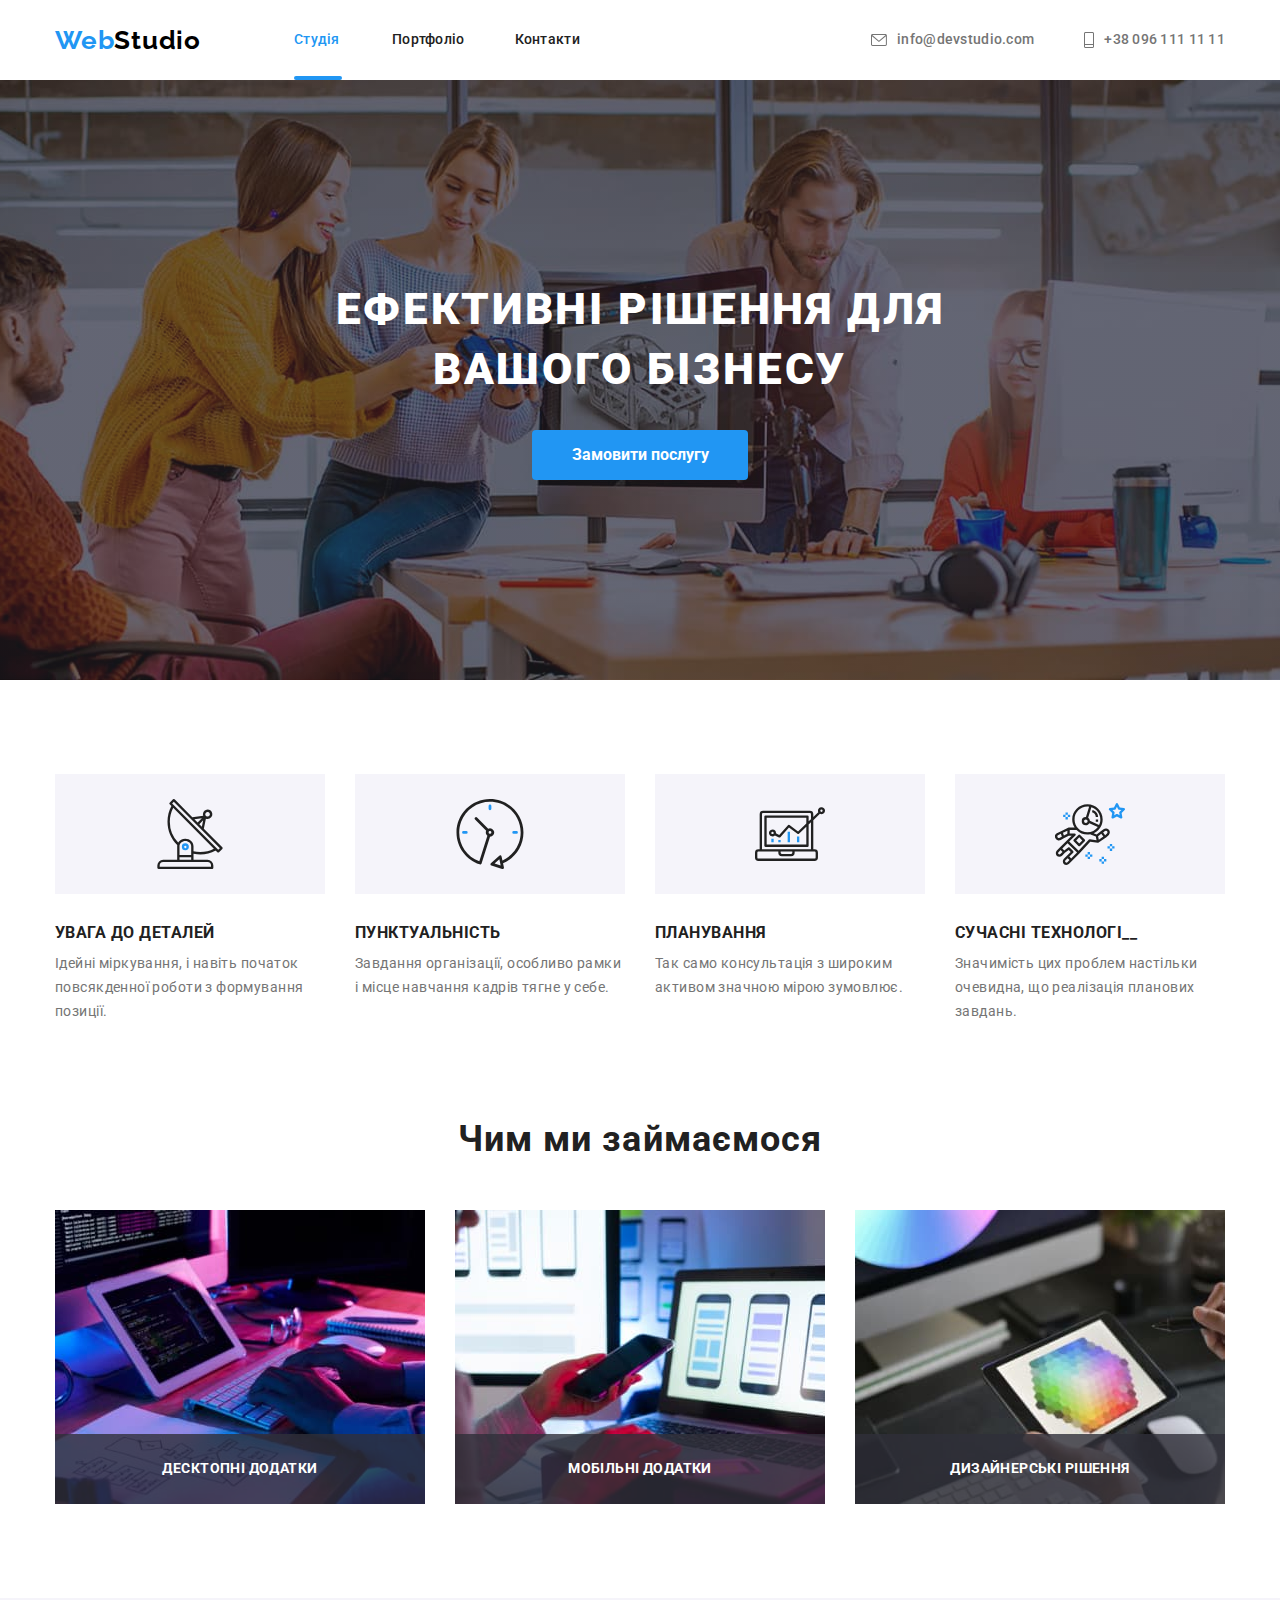
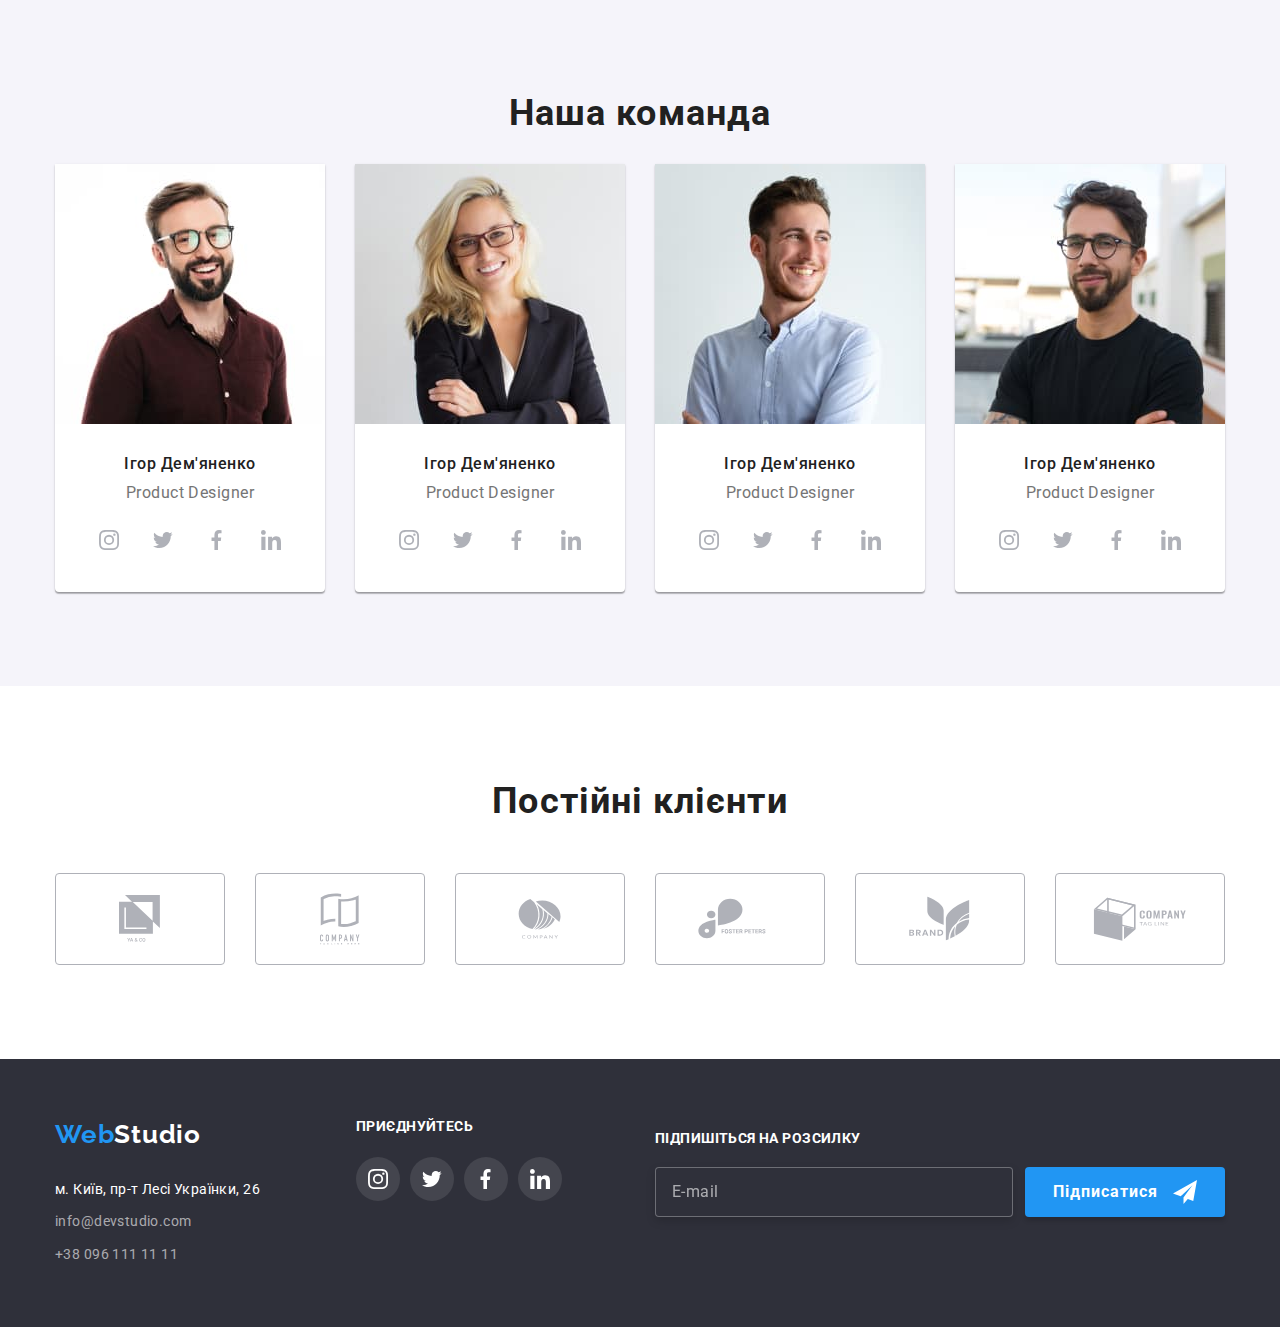
<file: index.html>
<!DOCTYPE html>
<html lang="en">
  <head>
    <meta charset="UTF-8" />
    <meta http-equiv="X-UA-Compatible" content="IE=edge" />
    <meta name="viewport" content="width=device-width, initial-scale=1.0" />
    <title>Document</title>
    <link
      href="https://fonts.googleapis.com/css2?family=Raleway:wght@700&family=Roboto:wght@400;500;700;900&display=swap"
      rel="stylesheet"
    />
    <link
      rel="stylesheet"
      href="https://cdnjs.cloudflare.com/ajax/libs/modern-normalize/1.1.0/modern-normalize.min.css"
    />
    <link rel="stylesheet" href="./css/main.min.css" />
  </head>
  <body>
    <header class="header">
      <div class="container container--div-header">
        <nav class="header__nav">
          <a class="header__logo" href="./index.html"
            ><span class="header__web">Web</span>Studio</a
          >
          <ul class="site-nav">
            <li class="site-nav__item">
              <a
                class="site-nav__link site-nav__link--current"
                href="./index.html"
                >Студія</a
              >
            </li>
            <li class="site-nav__item">
              <a class="site-nav__link" href="./portfolio.html">Портфоліо</a>
            </li>
            <li class="site-nav__item">
              <a class="site-nav__link" href="">Контакти</a>
            </li>
          </ul>
        </nav>
        <ul class="auth-nav">
          <li class="auth-nav__item">
            <a class="auth-nav__link" href="mailto:info@devstudio.com">
              <svg class="auth-nav__icon" width="16" height="12">
                <use href="./images/sprite.svg#icon-envelope"></use>
              </svg>
              info@devstudio.com</a
            >
          </li>
          <li class="auth-nav__item">
            <a class="auth-nav__link auth-hover-two" href="tel:+380961111111">
              <svg class="auth-nav__icon" width="10" height="16">
                <use href="./images/sprite.svg#icon-vector"></use>
              </svg>
              +38 096 111 11 11</a
            >
          </li>
        </ul>
        <button type="button" class="menu-open" data-menu-open>
          <svg width="40" height="40">
            <use href="./images/symbol-defs.svg#icon-menu-icon"></use>
          </svg>
        </button>
      </div>
      <div class="mob-menu is-hidden" data-menu>
        <div class="mob-menu__container">
          <div class="mob-menu-top">
            <button type="button" class="menu-close" data-menu-close>
              <svg width="40" height="40">
                <use href="./images/symbol-defs.svg#icon-menu-close"></use>
              </svg>
            </button>
            <ul class="mob-menu__list">
              <li class="mob-menu__item">
                <a
                  class="mob-menu__link site-nav__link--current"
                  href="./index.html"
                  >Студія</a
                >
              </li>
              <li class="mob-menu__item">
                <a class="mob-menu__link" href="./portfolio.html">Портфоліо</a>
              </li>
              <li class="mob-menu__item">
                <a class="mob-menu__link" href="">Контакти</a>
              </li>
            </ul>
          </div>
          <div class="mob-menu-open">
            <ul class="mob-connect">
              
              <li class="mob-connect__item">
                <a
                  class="mob-connect__link auth-hover-two"
                  href="tel:+380961111111"
                >
                  +38 096 111 11 11</a
                >
              </li>
              <li class="mob-connect__item">
                <a class="mob-connect__link--email" href="mailto:info@devstudio.com">
                  info@devstudio.com</a
                >
              </li>
            </ul>
            <ul class="mob-soc">
              <li class="mob-soc__item mob-soc__item--instagram">
                <a
                  class="mob-soc__link"
                  href=""
                  target="_blank"
                  rel="noopener noreferrer nofollow"
                  >Instagram</a
                >
              </li>
              <li class="mob-soc__item mob-soc__item--twitter">
                <a
                  class="mob-soc__link"
                  href=""
                  target="_blank"
                  rel="noopener noreferrer nofollow"
                  >Twitter</a
                >
              </li>
              <li class="mob-soc__item mob-soc__item--facebook">
                <a
                  class="mob-soc__link"
                  href=""
                  target="_blank"
                  rel="noopener noreferrer nofollow"
                  >Facebook</a
                >
              </li>
              <li class="mob-soc__item">
                <a
                  class="mob-soc__link"
                  href=""
                  target="_blank"
                  rel="noopener noreferrer nofollow"
                  >LinkedIn</a
                >
              </li>
            </ul>
          </div>
        </div>
      </div>
    </header>

    <main>
      <section class="service">
        <div class="container">
          <h1 class="service__title">
            Ефективні рішення для <br />вашого бізнесу
          </h1>
          <button class="service__button" type="button" data-modal-open>
            Замовити послугу
          </button>
          <div class="backdrop is-hidden" data-modal>
            <div class="modal">
              <button class="modal__button" data-modal-close>
                <svg class="modal__svg" width="11" height="11">
                  <use href="./images/symbol-defs.svg#icon-end"></use>
                </svg>
              </button>
              <b class="form__title">Залиште свої дані, ми вам передзвонимо</b>
              <form class="form">
                <div class="form__field">
                  <label class="form__label" for="name">Ім'я</label>
                  <input
                    class="form__input"
                    type="text"
                    name="name"
                    id="name"
                  />
                  <svg class="form__icon" width="12" height="12">
                    <use href="./images/symbol-defs.svg#icon-name"></use>
                  </svg>
                </div>

                <div class="form__field">
                  <label class="form__label" for="tel">Телефон</label>
                  <input class="form__input" type="tel" name="tel" id="tel" />
                  <svg class="form__icon" width="13" height="13">
                    <use href="./images/symbol-defs.svg#icon-tel"></use>
                  </svg>
                </div>

                <div class="form__field">
                  <label class="form__label" for="email">Пошта</label>
                  <input
                    class="form__input"
                    type="email"
                    name="email"
                    id="email"
                  />
                  <svg class="form__icon" width="15" height="12">
                    <use href="./images/symbol-defs.svg#icon-email"></use>
                  </svg>
                </div>

                <div class="form__field form-field--margin">
                  <label class="form__label" for="comment">Коментар</label>
                  <textarea
                    class="form__comment"
                    name="comment"
                    id="comment"
                    rows="10"
                    placeholder="Введіть текст"
                  ></textarea>
                </div>

                <div class="form__agree">
                  <div class="form__checkbox">
                    <label class="form__text">
                      <input class="form__accept" type="checkbox" name="conf" />
                      <span class="form__span"></span>
                      Погоджуюся з розсилкою та приймаю
                    </label>
                  </div>
                  <a class="form__link" href="">Умови договору</a>
                </div>

                <button class="form__button" type="submit">Відправити</button>
              </form>
            </div>
          </div>
        </div>
      </section>

      <section class="benefits">
        <div class="container">
          <h2 class="benefits__title" hidden>Заголовок</h2>
          <ul class="benefits__list">
            <li class="benefits__item">
              <div class="benefits__box">
                <svg width="70" height="70">
                  <use href="./images/sprite.svg#icon-antenna-1"></use>
                </svg>
              </div>
              <h3 class="benefits__subject">Увага до деталей</h3>
              <p class="benefits__text">
                Ідейні міркування, і навіть початок повсякденної роботи з
                формування позиції.
              </p>
            </li>
            <li class="benefits__item">
              <div class="benefits__box">
                <svg width="70" height="70">
                  <use href="./images/sprite.svg#icon-clock-1"></use>
                </svg>
              </div>
              <h3 class="benefits__subject">Пунктуальність</h3>
              <p class="benefits__text">
                Завдання організації, особливо рамки і місце навчання кадрів
                тягне у себе.
              </p>
            </li>
            <li class="benefits__item">
              <div class="benefits__box">
                <svg width="70" height="70">
                  <use href="./images/sprite.svg#icon-diagram-1"></use>
                </svg>
              </div>
              <h3 class="benefits__subject">Планування</h3>
              <p class="benefits__text">
                Так само консультація з широким активом значною мірою зумовлює.
              </p>
            </li>
            <li class="benefits__item">
              <div class="benefits__box">
                <svg width="70" height="70">
                  <use href="./images/sprite.svg#icon-astronaut-1"></use>
                </svg>
              </div>
              <h3 class="benefits__subject">Сучасні технологі__</h3>
              <p class="benefits__text">
                Значимість цих проблем настільки очевидна, що реалізація
                планових завдань.
              </p>
            </li>
          </ul>
        </div>
      </section>

      <section class="activity">
        <div class="container">
          <h2 class="activity__title">Чим ми займаємося</h2>
          <ul class="activity__list">
            <li class="activity__item">
              <img
                src="./images/img-1.jpg"
                alt="Клавіатура"
                width="370"
                height="294"
              />
              <p class="activity__text">Десктопні додатки</p>
            </li>
            <li class="activity__item">
              <img
                src="./images/img-2.jpg"
                alt="Телефон"
                width="370"
                height="294"
              />
              <p class="activity__text">Мобільні додатки</p>
            </li>
            <li class="activity__item">
              <img
                src="./images/img-3.jpg"
                alt="Планшет"
                width="370"
                height="294"
              />
              <p class="activity__text">Дизайнерські рішення</p>
            </li>
          </ul>
        </div>
      </section>

      <section class="team">
        <div class="container">
          <h2 class="team__title">Наша команда</h2>
          <ul class="team__list">
            <li class="team__item">
              <picture>
                <source
                  srcset="
                    ./images/img-person-1-desktop.jpg    1x,
                    ./images/img-person-1-desktop-2x.jpg 2x
                  "
                  media="(min-width: 1200px)"
                />
                <source
                  srcset="
                    ./images/img-person-1-tablet.jpg    1x,
                    ./images/img-person-1-tablet-2x.jpg 2x
                  "
                  media="(min-width: 768px)"
                />
                <source
                  srcset="
                    ./images/img-person-1-mobile.jpg    1x,
                    ./images/img-person-1-mobile-2x.jpg 2x
                  "
                  media="(max-width: 767px)"
                />
                <img
                  class="team__img"
                  src="./images/img-person-1-mobile.jpg"
                  alt="Ігор Дем'яненко"
                  width="450"
                  height="260"
                />
              </picture>
              <div class="team__box">
                <h3 class="team__name">Ігор Дем'яненко</h3>
                <p class="team__professional">Product Designer</p>
                <ul class="team__network">
                  <li class="network__item">
                    <a class="network__link" href="">
                      <svg class="network__logo" width="20" height="20">
                        <use href="./images/sprite.svg#icon-instagram"></use>
                      </svg>
                    </a>
                  </li>
                  <li class="network__item">
                    <a class="network__link" href="">
                      <svg class="network__logo" width="20" height="20">
                        <use href="./images/sprite.svg#icon-twitter"></use>
                      </svg>
                    </a>
                  </li>
                  <li class="network__item">
                    <a class="network__link" href="">
                      <svg class="network__logo" width="20" height="20">
                        <use href="./images/sprite.svg#icon-facebook"></use>
                      </svg>
                    </a>
                  </li>
                  <li class="network__item">
                    <a class="network__link" href="">
                      <svg class="network__logo" width="20" height="20">
                        <use href="./images/sprite.svg#icon-linkedin"></use>
                      </svg>
                    </a>
                  </li>
                </ul>
              </div>
            </li>
            <li class="team__item">
              <picture>
                <source
                  srcset="
                    ./images/img-person-2-desktop.jpg    1x,
                    ./images/img-person-2-desktop-2x.jpg 2x
                  "
                  media="(min-width: 1200px)"
                />
                <source
                  srcset="
                    ./images/img-person-2-tablet.jpg    1x,
                    ./images/img-person-2-tablet-2x.jpg 2x
                  "
                  media="(min-width: 768px)"
                />
                <source
                  srcset="
                    ./images/img-person-2-mobile.jpg    1x,
                    ./images/img-person-2-mobile-2x.jpg 2x
                  "
                  media="(max-width: 767px)"
                />
                <img
                  class="team__img"
                  src="./images/img-person-2-mobile.jpg"
                  alt="Ігор Дем'яненко"
                  width="450"
                  height="260"
                />
              </picture>
              <div class="team__box">
                <h3 class="team__name">Ігор Дем'яненко</h3>
                <p class="team__professional">Product Designer</p>
                <ul class="team__network">
                  <li class="network__item">
                    <a class="network__link" href="">
                      <svg class="network__logo" width="20" height="20">
                        <use href="./images/sprite.svg#icon-instagram"></use>
                      </svg>
                    </a>
                  </li>
                  <li class="network__item">
                    <a class="network__link" href="">
                      <svg class="network__logo" width="20" height="20">
                        <use href="./images/sprite.svg#icon-twitter"></use>
                      </svg>
                    </a>
                  </li>
                  <li class="network__item">
                    <a class="network__link" href="">
                      <svg class="network__logo" width="20" height="20">
                        <use href="./images/sprite.svg#icon-facebook"></use>
                      </svg>
                    </a>
                  </li>
                  <li class="network__item">
                    <a class="network__link" href="">
                      <svg class="network__logo" width="20" height="20">
                        <use href="./images/sprite.svg#icon-linkedin"></use>
                      </svg>
                    </a>
                  </li>
                </ul>
              </div>
            </li>
            <li class="team__item">
              <picture>
                <source
                  srcset="
                    ./images/img-person-3-desktop.jpg    1x,
                    ./images/img-person-3-desktop-2x.jpg 2x
                  "
                  media="(min-width: 1200px)"
                />
                <source
                  srcset="
                    ./images/img-person-3-tablet.jpg    1x,
                    ./images/img-person-3-tablet-2x.jpg 2x
                  "
                  media="(min-width: 768px)"
                />
                <source
                  srcset="
                    ./images/img-person-3-mobile.jpg    1x,
                    ./images/img-person-3-mobile-2x.jpg 2x
                  "
                  media="(max-width: 767px)"
                />
                <img
                  class="team__img"
                  src="./images/img-person-3-mobile.jpg"
                  alt="Ігор Дем'яненко"
                  width="450"
                  height="260"
                />
              </picture>
              <div class="team__box">
                <h3 class="team__name">Ігор Дем'яненко</h3>
                <p class="team__professional">Product Designer</p>
                <ul class="team__network">
                  <li class="network__item">
                    <a class="network__link" href="">
                      <svg class="network__logo" width="20" height="20">
                        <use href="./images/sprite.svg#icon-instagram"></use>
                      </svg>
                    </a>
                  </li>
                  <li class="network__item">
                    <a class="network__link" href="">
                      <svg class="network__logo" width="20" height="20">
                        <use href="./images/sprite.svg#icon-twitter"></use>
                      </svg>
                    </a>
                  </li>
                  <li class="network__item">
                    <a class="network__link" href="">
                      <svg class="network__logo" width="20" height="20">
                        <use href="./images/sprite.svg#icon-facebook"></use>
                      </svg>
                    </a>
                  </li>
                  <li class="network__item">
                    <a class="network__link" href="">
                      <svg class="network__logo" width="20" height="20">
                        <use href="./images/sprite.svg#icon-linkedin"></use>
                      </svg>
                    </a>
                  </li>
                </ul>
              </div>
            </li>
            <li class="team__item">
              <picture>
                <source
                  srcset="
                    ./images/img-person-4-desktop.jpg    1x,
                    ./images/img-person-4-desktop-2x.jpg 2x
                  "
                  media="(min-width: 1200px)"
                />
                <source
                  srcset="
                    ./images/img-person-4-tablet.jpg    1x,
                    ./images/img-person-4-tablet-2x.jpg 2x
                  "
                  media="(min-width: 768px)"
                />
                <source
                  srcset="
                    ./images/img-person-4-mobile.jpg    1x,
                    ./images/img-person-4-mobile-2x.jpg 2x
                  "
                  media="(max-width: 767px)"
                />
                <img
                  class="team__img"
                  src="./images/img-person-4-mobile.jpg"
                  alt="Ігор Дем'яненко"
                  width="450"
                  height="260"
                />
              </picture>
              <div class="team__box">
                <h3 class="team__name">Ігор Дем'яненко</h3>
                <p class="team__professional">Product Designer</p>
                <ul class="team__network">
                  <li class="network__item">
                    <a class="network__link" href="">
                      <svg class="network__logo" width="20" height="20">
                        <use href="./images/sprite.svg#icon-instagram"></use>
                      </svg>
                    </a>
                  </li>
                  <li class="network__item">
                    <a class="network__link" href="">
                      <svg class="network__logo" width="20" height="20">
                        <use href="./images/sprite.svg#icon-twitter"></use>
                      </svg>
                    </a>
                  </li>
                  <li class="network__item">
                    <a class="network__link" href="">
                      <svg class="network__logo" width="20" height="20">
                        <use href="./images/sprite.svg#icon-facebook"></use>
                      </svg>
                    </a>
                  </li>
                  <li class="network__item">
                    <a class="network__link" href="">
                      <svg class="network__logo" width="20" height="20">
                        <use href="./images/sprite.svg#icon-linkedin"></use>
                      </svg>
                    </a>
                  </li>
                </ul>
              </div>
            </li>
          </ul>
        </div>
      </section>

      <section class="clients">
        <div class="container">
          <h2 class="clients__title">Постійні клієнти</h2>
          <ul class="clients__list">
            <li class="clients__item">
              <a class="clients__link" href="">
                <svg class="clients__icon" width="41" height="47">
                  <use href="./images/sprite.svg#icon-group-1"></use>
                </svg>
              </a>
            </li>
            <li class="clients__item">
              <a class="clients__link" href="">
                <svg class="clients__icon" width="40" height="52">
                  <use href="./images/sprite.svg#icon-group-2"></use>
                </svg>
              </a>
            </li>
            <li class="clients__item">
              <a class="clients__link" href="">
                <svg class="clients__icon" width="43" height="41">
                  <use href="./images/sprite.svg#icon-group-3"></use>
                </svg>
              </a>
            </li>
            <li class="clients__item">
              <a class="clients__link" href="">
                <svg class="clients__icon" width="84" height="41">
                  <use href="./images/sprite.svg#icon-group-4"></use>
                </svg>
              </a>
            </li>
            <li class="clients__item">
              <a class="clients__link" href="">
                <svg class="clients__icon" width="63" height="45">
                  <use href="./images/sprite.svg#icon-group-5"></use>
                </svg>
              </a>
            </li>
            <li class="clients__item">
              <a class="clients__link" href="">
                <svg class="clients__icon" width="94" height="44">
                  <use href="./images/sprite.svg#icon-group-6"></use>
                </svg>
              </a>
            </li>
          </ul>
        </div>
      </section>
    </main>

    <footer class="footer">
      <div class="container container--div-footer">
        <div class="footer__thumb">
          <div class="footer__emblem">
            <a class="footer__logo" href="./index.html"
              >Web<span class="footer__studio">Studio</span></a
            >
            <address class="address">
              <ul class="address__list">
                <li class="address__item">
                  <a
                    class="address__link address__link--address"
                    href="https://goo.gl/maps/AKB1Do3NQpexhYQr6"
                    target="_blank"
                    rel="noopener noreferrer nofollow"
                    >м. Київ, пр-т Лесі Українки, 26</a
                  >
                </li>
                <li class="address__item">
                  <a class="address__link" href="mailto:info@devstudio.com"
                    >info@devstudio.com</a
                  >
                </li>
                <li class="address__item">
                  <a class="address__link" href="tel:+380961111111"
                    >+38 096 111 11 11</a
                  >
                </li>
              </ul>
            </address>
          </div>

          <div class="societal">
            <h2 class="societal__title">приєднуйтесь</h2>
            <ul class="societal__list">
              <li class="societal__item">
                <a href="" class="societal__link">
                  <svg class="societal__logo" width="20" height="20">
                    <use href="./images/sprite.svg#icon-instagram"></use>
                  </svg>
                </a>
              </li>
              <li class="societal__item">
                <a href="" class="societal__link">
                  <svg class="societal__logo" width="20" height="20">
                    <use href="./images/sprite.svg#icon-twitter"></use>
                  </svg>
                </a>
              </li>
              <li class="societal__item">
                <a href="" class="societal__link">
                  <svg class="societal__logo" width="20" height="20">
                    <use href="./images/sprite.svg#icon-facebook"></use>
                  </svg>
                </a>
              </li>
              <li class="societal__item">
                <a href="" class="societal__link">
                  <svg class="societal__logo" width="20" height="20">
                    <use href="./images/sprite.svg#icon-linkedin"></use>
                  </svg>
                </a>
              </li>
            </ul>
          </div>
        </div>

        <div class="subscription">
          <b class="subscription__title">Підпишіться на розсилку</b>
          <form class="subscription__form">
            <input
              class="subscription__input"
              type="email"
              placeholder="E-mail"
            />
            <button class="subscription__button" type="submit">
              Підписатися
              <svg class="subscription__icon" width="24" height="24">
                <use href="./images/symbol-defs.svg#icon-telegram"></use>
              </svg>
            </button>
          </form>
        </div>
      </div>
    </footer>

    <script src="./js/modal.js"></script>
    <script src="./js/menu.js"></script>
  </body>
</html>
</file>
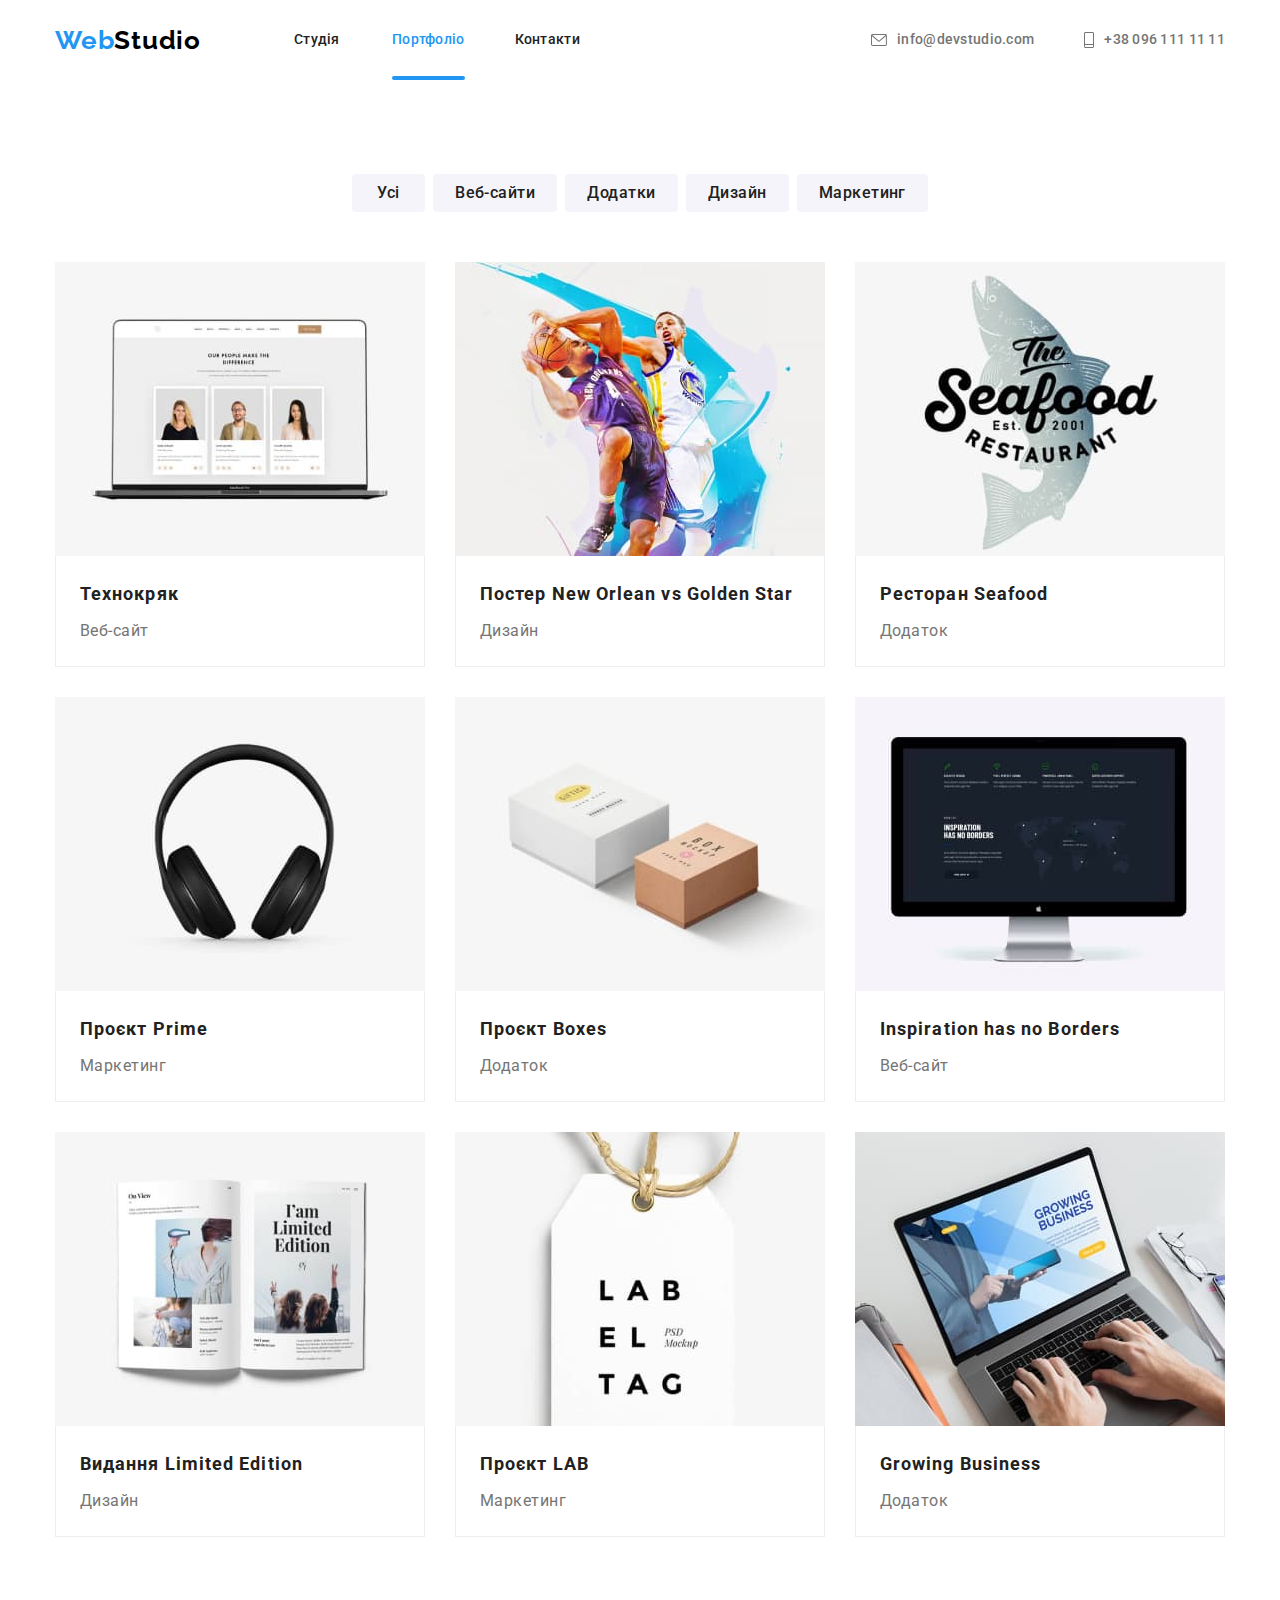
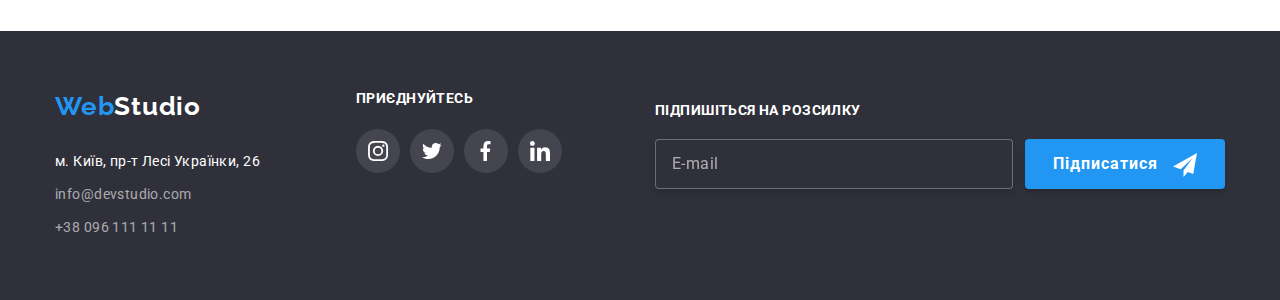
<file: portfolio.html>
<!DOCTYPE html>
<html lang="en">
  <head>
    <meta charset="UTF-8" />
    <meta http-equiv="X-UA-Compatible" content="IE=edge" />
    <meta name="viewport" content="width=device-width, initial-scale=1.0" />
    <title>Document</title>
    <link
      href="https://fonts.googleapis.com/css2?family=Raleway:wght@700&family=Roboto:wght@400;500;700;900&display=swap"
      rel="stylesheet"
    />
    <link
      rel="stylesheet"
      href="https://cdnjs.cloudflare.com/ajax/libs/modern-normalize/1.1.0/modern-normalize.min.css"
    />
    <link rel="stylesheet" href="./css/main.min.css" />
  </head>

  <body>
    <header class="header">
      <div class="container container--div-header">
        <nav class="header__nav">
          <a class="header__logo" href="./index.html"
            ><span class="header__web">Web</span>Studio</a
          >
          <ul class="site-nav">
            <li class="site-nav__item">
              <a
                class="site-nav__link"
                href="./index.html"
                >Студія</a
              >
            </li>
            <li class="site-nav__item">
              <a class="site-nav__link site-nav__link--current" href="./portfolio.html">Портфоліо</a>
            </li>
            <li class="site-nav__item">
              <a class="site-nav__link" href="">Контакти</a>
            </li>
          </ul>
        </nav>
        <ul class="auth-nav">
          <li class="auth-nav__item">
            <a class="auth-nav__link" href="mailto:info@devstudio.com">
              <svg class="auth-nav__icon" width="16" height="12">
                <use href="./images/sprite.svg#icon-envelope"></use>
              </svg>
              info@devstudio.com</a
            >
          </li>
          <li class="auth-nav__item">
            <a class="auth-nav__link auth-hover-two" href="tel:+380961111111">
              <svg class="auth-nav__icon" width="10" height="16">
                <use href="./images/sprite.svg#icon-vector"></use>
              </svg>
              +38 096 111 11 11</a
            >
          </li>
        </ul>
        <button type="button" class="menu-open" data-menu-open>
          <svg width="40" height="40">
            <use href="./images/symbol-defs.svg#icon-menu-icon"></use>
          </svg>
        </button>
      </div>
      <div class="mob-menu is-hidden" data-menu>
        <div class="mob-menu__container">
          <div class="mob-menu-top">
            <button type="button" class="menu-close" data-menu-close>
              <svg width="40" height="40">
                <use href="./images/symbol-defs.svg#icon-menu-close"></use>
              </svg>
            </button>
            <ul class="mob-menu__list">
              <li class="mob-menu__item">
                <a
                  class="mob-menu__link site-nav__link--current"
                  href="./index.html"
                  >Студія</a
                >
              </li>
              <li class="mob-menu__item">
                <a class="mob-menu__link" href="./portfolio.html">Портфоліо</a>
              </li>
              <li class="mob-menu__item">
                <a class="mob-menu__link" href="">Контакти</a>
              </li>
            </ul>
          </div>
          <div class="mob-menu-open">
            <ul class="mob-connect">
              
              <li class="mob-connect__item">
                <a
                  class="mob-connect__link auth-hover-two"
                  href="tel:+380961111111"
                >
                  +38 096 111 11 11</a
                >
              </li>
              <li class="mob-connect__item">
                <a class="mob-connect__link--email" href="mailto:info@devstudio.com">
                  info@devstudio.com</a
                >
              </li>
            </ul>
            <ul class="mob-soc">
              <li class="mob-soc__item mob-soc__item--instagram">
                <a
                  class="mob-soc__link"
                  href=""
                  target="_blank"
                  rel="noopener noreferrer nofollow"
                  >Instagram</a
                >
              </li>
              <li class="mob-soc__item mob-soc__item--twitter">
                <a
                  class="mob-soc__link"
                  href=""
                  target="_blank"
                  rel="noopener noreferrer nofollow"
                  >Twitter</a
                >
              </li>
              <li class="mob-soc__item mob-soc__item--facebook">
                <a
                  class="mob-soc__link"
                  href=""
                  target="_blank"
                  rel="noopener noreferrer nofollow"
                  >Facebook</a
                >
              </li>
              <li class="mob-soc__item">
                <a
                  class="mob-soc__link"
                  href=""
                  target="_blank"
                  rel="noopener noreferrer nofollow"
                  >LinkedIn</a
                >
              </li>
            </ul>
          </div>
        </div>
      </div>
    </header>

    <main>
      <section class="portfolio">
        <div class="container">
          <ul class="portfolio__list">
            <li class="portfolio__item">
              <button class="portfolio__button" type="button">Усі</button>
            </li>
            <li class="portfolio__item">
              <button class="portfolio__button" type="button">Веб-сайти</button>
            </li>
            <li class="portfolio__item">
              <button class="portfolio__button" type="button">Додатки</button>
            </li>
            <li class="portfolio__item">
              <button class="portfolio__button" type="button">Дизайн</button>
            </li>
            <li class="portfolio__item">
              <button class="portfolio__button" type="button">Маркетинг</button>
            </li>
          </ul>

          <h1 hidden>Our projects</h1>

          <ul class="project__list">
            <li class="project__item">
              <a class="project__link" href="">
                <div class="project__hover">
                  <picture>
                    <source
                      srcset="
                        ./images/project-img-1-desktop.jpg    1x,
                        ./images/project-img-1-desktop-2x.jpg 2x
                      "
                      media="(min-width: 1200px)"
                    />
                    <source
                      srcset="
                        ./images/project-img-1-tablet.jpg    1x,
                        ./images/project-img-1-tablet-2x.jpg 2x
                      "
                      media="(min-width: 768px)"
                    />
                    <source
                      srcset="
                        ./images/project-img-1-mobile.jpg    1x,
                        ./images/project-img-1-mobile-2x.jpg 2x
                      "
                      media="(max-width: 767px)"
                    />
                    <img src="./images/project-img-1-mobile.jpg" alt="Технокряк" />
                  </picture>
                  
                  <p class="project__pre-title">
                    Ресурс пропонує комплексні пропозиції з різним рівнем
                    функціоналу та сервісів. Все це дозволить відвідувачу
                    отримати вичерпні відомості про компанію чи приватну особу.
                  </p>
                </div>
                <div class="project__box">
                  <h2 class="project__title">Технокряк</h2>
                  <p class="project__text">Веб-сайт</p>
                </div>
              </a>
            </li>
            <li class="project__item">
              <a class="project__link" href="">
                <div class="project__hover">
                  <picture>
                    <source
                      srcset="
                        ./images/project-img-2-desktop.jpg    1x,
                        ./images/project-img-2-desktop-2x.jpg 2x
                      "
                      media="(min-width: 1200px)"
                    />
                    <source
                      srcset="
                        ./images/project-img-2-tablet.jpg    1x,
                        ./images/project-img-2-tablet-2x.jpg 2x
                      "
                      media="(min-width: 768px)"
                    />
                    <source
                      srcset="
                      ./images/project-img-2-mobile.jpg    1x,
                      ./images/project-img-2-mobile-2x.jpg 2x
                      "
                      media="(max-width: 767px)"
                    />
                    <img src="./images/project-img-2-mobile.jpg" alt="Технокряк" />
                  </picture>
                  <p class="project__pre-title">
                    Ресурс пропонує комплексні пропозиції з різним рівнем
                    функціоналу та сервісів. Все це дозволить відвідувачу
                    отримати вичерпні відомості про компанію чи приватну особу.
                  </p>
                </div>
                <div class="project__box">
                  <h2 class="project__title">
                    Постер New Orlean vs Golden Star
                  </h2>
                  <p class="project__text">Дизайн</p>
                </div>
              </a>
            </li>
            <li class="project__item">
              <a class="project__link" href="">
                <div class="project__hover">
                  <picture>
                    <source
                      srcset="
                        ./images/project-img-3-desktop.jpg    1x,
                        ./images/project-img-3-desktop-2x.jpg 2x
                      "
                      media="(min-width: 1200px)"
                    />
                    <source
                      srcset="
                        ./images/project-img-3-tablet.jpg    1x,
                        ./images/project-img-3-tablet-2x.jpg 2x
                      "
                      media="(min-width: 768px)"
                    />
                    <source
                      srcset="
                      ./images/project-img-3-mobile.jpg    1x,
                      ./images/project-img-3-mobile-2x.jpg 2x
                      "
                      media="(max-width: 767px)"
                    />
                    <img src="./images/project-img-3-mobile.jpg" alt="Технокряк" />
                  </picture>
                  <p class="project__pre-title">
                    Ресурс пропонує комплексні пропозиції з різним рівнем
                    функціоналу та сервісів. Все це дозволить відвідувачу
                    отримати вичерпні відомості про компанію чи приватну особу.
                  </p>
                </div>
                <div class="project__box">
                  <h2 class="project__title">Ресторан Seafood</h2>
                  <p class="project__text">Додаток</p>
                </div>
              </a>
            </li>
            <li class="project__item">
              <a class="project__link" href="">
                <div class="project__hover">
                  <picture>
                    <source
                      srcset="
                        ./images/project-img-4-desktop.jpg    1x,
                        ./images/project-img-4-desktop-2x.jpg 2x
                      "
                      media="(min-width: 1200px)"
                    />
                    <source
                      srcset="
                        ./images/project-img-4-tablet.jpg    1x,
                        ./images/project-img-4-tablet-2x.jpg 2x
                      "
                      media="(min-width: 768px)"
                    />
                    <source
                      srcset="
                      ./images/project-img-4-mobile.jpg    1x,
                      ./images/project-img-4-mobile-2x.jpg 2x
                      "
                      media="(max-width: 767px)"
                    />
                    <img src="./images/project-img-4-mobile.jpg" alt="Технокряк" />
                  </picture>
                  <p class="project__pre-title">
                    Ресурс пропонує комплексні пропозиції з різним рівнем
                    функціоналу та сервісів. Все це дозволить відвідувачу
                    отримати вичерпні відомості про компанію чи приватну особу.
                  </p>
                </div>
                <div class="project__box">
                  <h2 class="project__title">Проєкт Prime</h2>
                  <p class="project__text">Маркетинг</p>
                </div>
              </a>
            </li>
            <li class="project__item">
              <a class="project__link" href="">
                <div class="project__hover">
                  <picture>
                    <source
                      srcset="
                        ./images/project-img-5-desktop.jpg    1x,
                        ./images/project-img-5-desktop-2x.jpg 2x
                      "
                      media="(min-width: 1200px)"
                    />
                    <source
                      srcset="
                        ./images/project-img-5-tablet.jpg    1x,
                        ./images/project-img-5-tablet-2x.jpg 2x
                      "
                      media="(min-width: 768px)"
                    />
                    <source
                      srcset="
                      ./images/project-img-5-mobile.jpg    1x,
                      ./images/project-img-5-mobile-2x.jpg 2x
                      "
                      media="(max-width: 767px)"
                    />
                    <img src="./images/project-img-5-mobile.jpg" alt="Технокряк" />
                  </picture>
                  <p class="project__pre-title">
                    Ресурс пропонує комплексні пропозиції з різним рівнем
                    функціоналу та сервісів. Все це дозволить відвідувачу
                    отримати вичерпні відомості про компанію чи приватну особу.
                  </p>
                </div>
                <div class="project__box">
                  <h2 class="project__title">Проєкт Boxes</h2>
                  <p class="project__text">Додаток</p>
                </div>
              </a>
            </li>
            <li class="project__item">
              <a class="project__link" href="">
                <div class="project__hover">
                  <picture>
                    <source
                      srcset="
                        ./images/project-img-6-desktop.jpg    1x,
                        ./images/project-img-6-desktop-2x.jpg 2x
                      "
                      media="(min-width: 1200px)"
                    />
                    <source
                      srcset="
                        ./images/project-img-6-tablet.jpg    1x,
                        ./images/project-img-6-tablet-2x.jpg 2x
                      "
                      media="(min-width: 768px)"
                    />
                    <source
                      srcset="
                      ./images/project-img-6-mobile.jpg    1x,
                      ./images/project-img-6-mobile-2x.jpg 2x
                      "
                      media="(max-width: 767px)"
                    />
                    <img src="./images/project-img-6-mobile.jpg" alt="Технокряк" />
                  </picture>
                  <p class="project__pre-title">
                    Ресурс пропонує комплексні пропозиції з різним рівнем
                    функціоналу та сервісів. Все це дозволить відвідувачу
                    отримати вичерпні відомості про компанію чи приватну особу.
                  </p>
                </div>
                <div class="project__box">
                  <h2 class="project__title">Inspiration has no Borders</h2>
                  <p class="project__text">Веб-сайт</p>
                </div>
              </a>
            </li>
            <li class="project__item">
              <a class="project__link" href="">
                <div class="project__hover">
                  <picture>
                    <source
                      srcset="
                        ./images/project-img-7-desktop.jpg    1x,
                        ./images/project-img-7-desktop-2x.jpg 2x
                      "
                      media="(min-width: 1200px)"
                    />
                    <source
                      srcset="
                        ./images/project-img-7-tablet.jpg    1x,
                        ./images/project-img-7-tablet-2x.jpg 2x
                      "
                      media="(min-width: 768px)"
                    />
                    <source
                      srcset="
                      ./images/project-img-7-mobile.jpg    1x,
                      ./images/project-img-7-mobile-2x.jpg 2x
                      "
                      media="(max-width: 767px)"
                    />
                    <img src="./images/project-img-7-mobile.jpg" alt="Технокряк" />
                  </picture>
                  <p class="project__pre-title">
                    Ресурс пропонує комплексні пропозиції з різним рівнем
                    функціоналу та сервісів. Все це дозволить відвідувачу
                    отримати вичерпні відомості про компанію чи приватну особу.
                  </p>
                </div>
                <div class="project__box">
                  <h2 class="project__title">Видання Limited Edition</h2>
                  <p class="project__text">Дизайн</p>
                </div>
              </a>
            </li>
            <li class="project__item">
              <a class="project__link" href="">
                <div class="project__hover">
                  <picture>
                    <source
                      srcset="
                        ./images/project-img-8-desktop.jpg    1x,
                        ./images/project-img-8-desktop-2x.jpg 2x
                      "
                      media="(min-width: 1200px)"
                    />
                    <source
                      srcset="
                        ./images/project-img-8-tablet.jpg    1x,
                        ./images/project-img-8-tablet-2x.jpg 2x
                      "
                      media="(min-width: 768px)"
                    />
                    <source
                      srcset="
                      ./images/project-img-8-mobile.jpg    1x,
                      ./images/project-img-8-mobile-2x.jpg 2x
                      "
                      media="(max-width: 767px)"
                    />
                    <img src="./images/project-img-8-mobile.jpg" alt="Технокряк" />
                  </picture>
                  <p class="project__pre-title">
                    Ресурс пропонує комплексні пропозиції з різним рівнем
                    функціоналу та сервісів. Все це дозволить відвідувачу
                    отримати вичерпні відомості про компанію чи приватну особу.
                  </p>
                </div>
                <div class="project__box">
                  <h2 class="project__title">Проєкт LAB</h2>
                  <p class="project__text">Маркетинг</p>
                </div>
              </a>
            </li>
            <li class="project__item">
              <a class="project__link" href="">
                <div class="project__hover">
                  <picture>
                    <source
                      srcset="
                        ./images/project-img-9-desktop.jpg    1x,
                        ./images/project-img-9-desktop-2x.jpg 2x
                      "
                      media="(min-width: 1200px)"
                    />
                    <source
                      srcset="
                        ./images/project-img-9-tablet.jpg    1x,
                        ./images/project-img-9-tablet-2x.jpg 2x
                      "
                      media="(min-width: 768px)"
                    />
                    <source
                      srcset="
                      ./images/project-img-9-mobile.jpg    1x,
                      ./images/project-img-9-mobile-2x.jpg 2x
                      "
                      media="(max-width: 767px)"
                    />
                    <img src="./images/project-img-9-mobile.jpg" alt="Технокряк" />
                  </picture>
                  <p class="project__pre-title">
                    Ресурс пропонує комплексні пропозиції з різним рівнем
                    функціоналу та сервісів. Все це дозволить відвідувачу
                    отримати вичерпні відомості про компанію чи приватну особу.
                  </p>
                </div>
                <div class="project__box">
                  <h2 class="project__title">Growing Business</h2>
                  <p class="project__text">Додаток</p>
                </div>
              </a>
            </li>
          </ul>
        </div>
      </section>
    </main>

    <footer class="footer">
      <div class="container container--div-footer">
        <div class="footer__thumb">
          <div class="footer__emblem">
            <a class="footer__logo" href="./index.html"
              >Web<span class="footer__studio">Studio</span></a
            >
            <address class="address">
              <ul class="address__list">
                <li class="address__item">
                  <a
                    class="address__link address__link--address"
                    href="https://goo.gl/maps/AKB1Do3NQpexhYQr6"
                    target="_blank"
                    rel="noopener noreferrer nofollow"
                    >м. Київ, пр-т Лесі Українки, 26</a
                  >
                </li>
                <li class="address__item">
                  <a class="address__link" href="mailto:info@devstudio.com"
                    >info@devstudio.com</a
                  >
                </li>
                <li class="address__item">
                  <a class="address__link" href="tel:+380961111111"
                    >+38 096 111 11 11</a
                  >
                </li>
              </ul>
            </address>
          </div>

          <div class="societal">
            <h2 class="societal__title">приєднуйтесь</h2>
            <ul class="societal__list">
              <li class="societal__item">
                <a href="" class="societal__link">
                  <svg class="societal__logo" width="20" height="20">
                    <use href="./images/sprite.svg#icon-instagram"></use>
                  </svg>
                </a>
              </li>
              <li class="societal__item">
                <a href="" class="societal__link">
                  <svg class="societal__logo" width="20" height="20">
                    <use href="./images/sprite.svg#icon-twitter"></use>
                  </svg>
                </a>
              </li>
              <li class="societal__item">
                <a href="" class="societal__link">
                  <svg class="societal__logo" width="20" height="20">
                    <use href="./images/sprite.svg#icon-facebook"></use>
                  </svg>
                </a>
              </li>
              <li class="societal__item">
                <a href="" class="societal__link">
                  <svg class="societal__logo" width="20" height="20">
                    <use href="./images/sprite.svg#icon-linkedin"></use>
                  </svg>
                </a>
              </li>
            </ul>
          </div>
        </div>

        <div class="subscription">
          <b class="subscription__title">Підпишіться на розсилку</b>
          <form class="subscription__form">
            <input
              class="subscription__input"
              type="email"
              placeholder="E-mail"
            />
            <button class="subscription__button" type="submit">
              Підписатися
              <svg class="subscription__icon" width="24" height="24">
                <use href="./images/symbol-defs.svg#icon-telegram"></use>
              </svg>
            </button>
          </form>
        </div>
      </div>
    </footer>
  </body>
</html>
</file>
<file: css/main.min.css>
html{-webkit-box-sizing:border-box;box-sizing:border-box}*,*::before,*::after{-webkit-box-sizing:inherit;box-sizing:inherit}body{margin:0;color:#757575;font-family:roboto,sans-serif;font-size:14px;font-weight:400}p,h1,h2,h3,h4,h5,h6{margin:0}ul,ol{margin:0;padding:0;list-style:none}button{cursor:pointer;border:none;background-color:rgba(0,0,0,0)}address{font-style:normal}img{display:block;max-width:100%;height:auto}.container{width:100%;margin:0 auto;padding:0 15px}@media screen and (min-width: 480px){.container{width:480px}}@media screen and (min-width: 768px){.container{width:768px}}@media screen and (min-width: 1200px){.container{width:1200px}}.portfolio__button,.team__name{font-weight:500;font-size:16px}.is-hidden{opacity:0;visibility:hidden;pointer-events:none}.container--div-header{display:-webkit-box;display:-ms-flexbox;display:flex;-webkit-box-align:center;-ms-flex-align:center;align-items:center}@media screen and (max-width: 767px){.header{padding-top:16px;padding-bottom:16px}}.header__nav{display:-webkit-box;display:-ms-flexbox;display:flex;-webkit-box-align:center;-ms-flex-align:center;align-items:center}.header__logo{display:inline-block;color:#000;text-decoration:none;font-family:raleway;font-size:24px;line-height:1.19;font-weight:700;letter-spacing:.03em}@media screen and (min-width: 1200px){.header__logo{font-size:26px}}.header__web{color:#2196f3}.site-nav{display:-webkit-box;display:-ms-flexbox;display:flex;gap:50px;margin-left:93px}@media screen and (max-width: 767px){.site-nav{display:none}}.site-nav__item{min-width:48px;position:relative}.site-nav__link{color:#212121;text-decoration:none;display:block;padding-top:32px;padding-bottom:32px;font-weight:500;line-height:1.14;letter-spacing:.02em;-webkit-transition-property:color;transition-property:color;-webkit-transition-duration:250ms;transition-duration:250ms;-webkit-transition-timing-function:cubic-bezier(0.4, 0, 0.2, 1);transition-timing-function:cubic-bezier(0.4, 0, 0.2, 1)}.site-nav__link:hover,.site-nav__link:focus{color:#2196f3}.site-nav__link--current{color:#2196f3}.site-nav__link--current::after{content:"";position:absolute;width:100%;height:4px;bottom:0;left:0;background:#2196f3;border-radius:2px}.auth-nav{display:none;gap:50px;margin-left:auto}@media screen and (min-width: 768px){.auth-nav{display:block}}@media screen and (min-width: 1200px){.auth-nav{display:-webkit-box;display:-ms-flexbox;display:flex}}@media screen and (min-width: 767px)and (max-width: 1199px){.auth-nav__item:not(:last-child){margin-bottom:10px}}.auth-nav__link{-webkit-box-align:center;-ms-flex-align:center;align-items:center;display:-webkit-inline-box;display:-ms-inline-flexbox;display:inline-flex;color:#757575;text-decoration:none;font-weight:500;line-height:1.14;letter-spacing:.02em;display:-webkit-box;display:-ms-flexbox;display:flex;-webkit-transition-property:color;transition-property:color;-webkit-transition-duration:250ms;transition-duration:250ms;-webkit-transition-timing-function:cubic-bezier(0.4, 0, 0.2, 1);transition-timing-function:cubic-bezier(0.4, 0, 0.2, 1)}.auth-nav__link:hover,.auth-nav__link:focus{color:#2196f3}@media screen and (min-width: 1200px){.auth-nav__link{padding-top:32px;padding-bottom:32px}}.auth-nav__icon{margin-right:10px;fill:currentColor}.mob-menu{width:100vw;height:100vh;background-color:#fff;top:0;position:fixed;z-index:1;padding:48px 40px}.mob-menu__container{height:100%;display:-webkit-box;display:-ms-flexbox;display:flex;-webkit-box-orient:vertical;-webkit-box-direction:normal;-ms-flex-direction:column;flex-direction:column;-webkit-box-pack:justify;-ms-flex-pack:justify;justify-content:space-between;overflow:auto}.menu-open{margin-left:auto}.menu-open:hover{fill:#2196f3}@media screen and (min-width: 767px){.menu-open{display:none}}.menu-close{position:absolute;top:10px;right:15px;margin:0;padding:0}.menu-close:hover{fill:#2196f3}.mob-menu__link{font-weight:500;font-size:40px;line-height:1.175;letter-spacing:.02em;text-decoration:none;color:#212121}.mob-menu__link:hover{color:#2196f3}.mob-menu__item:not(:last-child){margin-bottom:32px}.mob-connect{margin-bottom:64px}.mob-connect__item{margin-bottom:32px}.mob-connect__link{font-weight:500;font-size:34px;line-height:1.1764705882;text-decoration:none;letter-spacing:.02em;color:#2196f3;display:block}.mob-connect__link--email{font-weight:500;font-size:24px;line-height:1.1666666667;letter-spacing:.02em;text-decoration:none;color:#757575;display:block}.mob-soc{display:-webkit-box;display:-ms-flexbox;display:flex;position:relative}.mob-soc__item:not(:last-child){margin-right:20px}.mob-soc__item--instagram::after{content:"";display:block;margin-left:10px;border:1px solid rgba(33,33,33,.2);-webkit-transform:rotate(90deg);transform:rotate(90deg);width:22px;height:0px;position:absolute;top:10px;left:75px}.mob-soc__item--twitter::after{content:"";display:block;margin-left:10px;border:1px solid rgba(33,33,33,.2);-webkit-transform:rotate(90deg);transform:rotate(90deg);width:22px;height:0px;position:absolute;top:10px;left:154px}.mob-soc__item--facebook::after{content:"";display:block;margin-left:10px;border:1px solid rgba(33,33,33,.2);-webkit-transform:rotate(90deg);transform:rotate(90deg);width:22px;height:0px;position:absolute;top:10px;left:255px}.mob-soc__link{font-weight:500;font-size:18px;line-height:1.2222222222;letter-spacing:.02em;color:#2196f3}.service{margin-left:auto;margin-right:auto;max-width:480px;background-color:#2f303a;text-align:center;background-position:center;background-repeat:no-repeat;background-size:cover;padding-top:118px;padding-bottom:118px;background-image:-webkit-gradient(linear, left top, right top, from(rgba(47, 48, 58, 0.4)), to(rgba(47, 48, 58, 0.4))),url(../images/header-img-480.jpg);background-image:linear-gradient(to right, rgba(47, 48, 58, 0.4), rgba(47, 48, 58, 0.4)),url(../images/header-img-480.jpg);background-repeat:no-repeat}@media(min-device-pixel-ratio: 2),(-webkit-min-device-pixel-ratio: 2),(min-resolution: 192dpi),(min-resolution: 2dppx){.service{background-image:-webkit-gradient(linear, left top, right top, from(rgba(47, 48, 58, 0.4)), to(rgba(47, 48, 58, 0.4))),url(../images/header-img-480-2x.jpg);background-image:linear-gradient(to right, rgba(47, 48, 58, 0.4), rgba(47, 48, 58, 0.4)),url(../images/header-img-480-2x.jpg)}}@media screen and (min-width: 768px){.service{max-width:768px;background-image:-webkit-gradient(linear, left top, right top, from(rgba(47, 48, 58, 0.4)), to(rgba(47, 48, 58, 0.4))),url(../images/header-img-768.jpg);background-image:linear-gradient(to right, rgba(47, 48, 58, 0.4), rgba(47, 48, 58, 0.4)),url(../images/header-img-768.jpg)}}@media screen and (min-width: 768px)and (min-device-pixel-ratio: 2),screen and (min-width: 768px)and (-webkit-min-device-pixel-ratio: 2),screen and (min-width: 768px)and (min-resolution: 192dpi),screen and (min-width: 768px)and (min-resolution: 2dppx){.service{background-image:-webkit-gradient(linear, left top, right top, from(rgba(47, 48, 58, 0.4)), to(rgba(47, 48, 58, 0.4))),url(../images/header-img-768-2x.jpg);background-image:linear-gradient(to right, rgba(47, 48, 58, 0.4), rgba(47, 48, 58, 0.4)),url(../images/header-img-768-2x.jpg)}}@media screen and (min-width: 1200px){.service{max-width:1600px;padding-top:200px;padding-bottom:200px;background-image:-webkit-gradient(linear, left top, right top, from(rgba(47, 48, 58, 0.4)), to(rgba(47, 48, 58, 0.4))),url(../images/header-img-1200.jpg);background-image:linear-gradient(to right, rgba(47, 48, 58, 0.4), rgba(47, 48, 58, 0.4)),url(../images/header-img-1200.jpg)}}@media screen and (min-width: 1200px)and (min-device-pixel-ratio: 2),screen and (min-width: 1200px)and (-webkit-min-device-pixel-ratio: 2),screen and (min-width: 1200px)and (min-resolution: 192dpi),screen and (min-width: 1200px)and (min-resolution: 2dppx){.service{background-image:-webkit-gradient(linear, left top, right top, from(rgba(47, 48, 58, 0.4)), to(rgba(47, 48, 58, 0.4))),url(../images/header-img-1200-2x.jpg);background-image:linear-gradient(to right, rgba(47, 48, 58, 0.4), rgba(47, 48, 58, 0.4)),url(../images/header-img-1200-2x.jpg)}}.service__title{color:#fff;font-weight:900;font-size:26px;line-height:1.36;text-align:center;letter-spacing:.06em;text-transform:uppercase;margin-top:0;margin-bottom:30px}@media screen and (min-width: 1200px){.service__title{font-size:44px}}.service__button{display:inline-block;color:#fff;background-color:#2196f3;font-weight:700;font-size:16px;line-height:1.88;border:none;padding:10px 32px;border-radius:4px;min-width:216px;text-align:center}.backdrop{position:fixed;top:0;left:0;width:100%;height:100%;background-color:rgba(0,0,0,.2);-webkit-transition-property:opacity,visibility;transition-property:opacity,visibility;-webkit-transition-duration:250ms;transition-duration:250ms;-webkit-transition-timing-function:cubic-bezier(0.4, 0, 0.2, 1);transition-timing-function:cubic-bezier(0.4, 0, 0.2, 1)}.backdrop.is-hidden{opacity:0;visibility:hidden;pointer-events:none;-webkit-transition-property:opacity,visibility;transition-property:opacity,visibility;-webkit-transition-duration:250ms;transition-duration:250ms;-webkit-transition-timing-function:cubic-bezier(0.4, 0, 0.2, 1);transition-timing-function:cubic-bezier(0.4, 0, 0.2, 1)}.modal{padding:40px;position:absolute;min-width:528px;min-height:581px;background-color:#fff;top:50%;left:50%;-webkit-transform:translate(-50%, -50%);transform:translate(-50%, -50%)}.modal__button{display:-webkit-box;display:-ms-flexbox;display:flex;-webkit-box-align:center;-ms-flex-align:center;align-items:center;-webkit-box-pack:center;-ms-flex-pack:center;justify-content:center;color:#000;position:absolute;top:8px;right:8px;background:#fff;width:30px;height:30px;border-radius:50%;border:1px solid rgba(0,0,0,.1)}.modal__button:hover .modal__svg,.modal__button:focus .modal__svg{fill:#2196f3}.form__title{display:block;font-size:20px;line-height:1.15;text-align:center;letter-spacing:.03em;color:#212121;margin-bottom:12px}.form{text-align:start;width:100%;margin-left:auto;margin-right:auto}.form__field{position:relative;margin-bottom:10px;display:-webkit-box;display:-ms-flexbox;display:flex;-webkit-box-orient:vertical;-webkit-box-direction:normal;-ms-flex-direction:column;flex-direction:column}.form__label{margin-bottom:4px;font-size:12px;line-height:1.17;letter-spacing:.01em;color:#757575}.form__input{padding:12px 42px;width:448px;height:40px;border:1px solid rgba(33,33,33,.2);border-radius:4px}.form__input:hover,.form__input:focus{border-color:#2196f3}.form__icon{position:absolute;bottom:14px;left:15px}.form__input:hover+.form__icon,.form__input:focus+.form__icon{fill:#2196f3}.form-field--margin{margin-bottom:20px}.form__comment{padding:12px 16px;resize:none;width:448px;height:120px;border:1px solid rgba(33,33,33,.2);border-radius:4px}.form__comment:hover,.form__comment:focus{border-color:#2196f3}.form__agree{margin-bottom:30px}.form__checkbox{display:inline-block;margin-left:12px}.form__text{display:-webkit-box;display:-ms-flexbox;display:flex;-webkit-box-align:center;-ms-flex-align:center;align-items:center}.form__accept{position:absolute;width:1px;height:1px;margin:-1px;border:0;padding:0;white-space:nowrap;-webkit-clip-path:inset(100%);clip-path:inset(100%);clip:rect(0 0 0 0);overflow:hidden}.form__span{margin-right:8px;display:inline-block;width:15px;height:15px;border:1px solid #000;border-radius:3px}.form__accept:checked+.form__span{background-image:url(../images/icon-check.svg);background-size:contain;background-origin:border-box;border-color:#2196f3}.form__link{color:#2196f3}.form__button{display:-webkit-box;display:-ms-flexbox;display:flex;-webkit-box-align:center;-ms-flex-align:center;align-items:center;-webkit-box-pack:center;-ms-flex-pack:center;justify-content:center;border:none;margin:0 auto;padding:10px 52px;font-weight:700;font-size:16px;line-height:1.88;letter-spacing:.06em;color:#fff;background-color:#2196f3;-webkit-box-shadow:0px 1px 3px rgba(0,0,0,.12),0px 1px 1px rgba(0,0,0,.14),0px 2px 1px rgba(0,0,0,.2);box-shadow:0px 1px 3px rgba(0,0,0,.12),0px 1px 1px rgba(0,0,0,.14),0px 2px 1px rgba(0,0,0,.2);border-radius:4px}.benefits{padding-top:94px;padding-bottom:94px}.benefits__list{display:-webkit-box;display:-ms-flexbox;display:flex;-ms-flex-wrap:wrap;flex-wrap:wrap;gap:30px}.benefits__item{width:100%}@media screen and (min-width: 768px){.benefits__item{width:calc((100% - 30px)/2)}}@media screen and (min-width: 1200px){.benefits__item{width:calc((100% - 90px)/4)}}.benefits__box{display:-webkit-box;display:-ms-flexbox;display:flex;-webkit-box-align:center;-ms-flex-align:center;align-items:center;-webkit-box-pack:center;-ms-flex-pack:center;justify-content:center;height:120px;background-color:#f5f4fa;margin-bottom:30px}.benefits__subject{margin-bottom:10px;color:#212121;font-weight:700;line-height:1.14;text-transform:uppercase;letter-spacing:.03em}@media screen and (max-width: 767px){.benefits__subject{text-align:center}}.benefits__text{font-size:14px;line-height:1.71;letter-spacing:.03em}.activity{display:none;padding-bottom:94px}@media screen and (min-width: 1200px){.activity{display:block}}.activity__title{color:#212121;font-weight:700;font-size:36px;line-height:1.17;text-align:center;margin-bottom:50px;letter-spacing:.03em}.activity__list{display:-webkit-box;display:-ms-flexbox;display:flex;gap:30px}.activity__item{position:relative;width:370px;height:294px}.activity__text{position:absolute;padding-top:27px;padding-bottom:27px;left:0;right:0;bottom:0;font-weight:700;font-size:14px;line-height:1.14;text-align:center;letter-spacing:.03em;text-transform:uppercase;background-color:rgba(47,48,58,.8);color:#fff}.team{background-color:#f5f4fa;padding-top:60px;padding-bottom:60px}@media screen and (min-width: 1200px){.team{padding-top:94px;padding-bottom:94px}}.team__title{color:#212121;font-weight:700;font-size:28px;line-height:1.17;text-align:center;margin-bottom:30px;letter-spacing:.03em}@media screen and (min-width: 1200px){.team__title{font-size:36px}}.team__list{display:-webkit-box;display:-ms-flexbox;display:flex;-ms-flex-wrap:wrap;flex-wrap:wrap;gap:30px}.team__item{width:100%;background-color:#fff;border-radius:0px 0px 4px 4px;-webkit-box-shadow:0px 1px 3px rgba(0,0,0,.12),0px 1px 1px rgba(0,0,0,.14),0px 2px 1px rgba(0,0,0,.2);box-shadow:0px 1px 3px rgba(0,0,0,.12),0px 1px 1px rgba(0,0,0,.14),0px 2px 1px rgba(0,0,0,.2)}@media screen and (min-width: 768px){.team__item{width:calc((100% - 30px)/2)}}@media screen and (min-width: 1200px){.team__item{width:calc((100% - 90px)/4)}}.team__img{width:100%;height:auto}.team__box{padding-top:30px;padding-bottom:30px}.team__name{color:#212121;line-height:1.19;text-align:center;margin-bottom:10px;letter-spacing:.03em}.team__professional{font-size:16px;line-height:1.19;text-align:center;letter-spacing:.03em;margin-bottom:16px}.team__network{display:-webkit-box;display:-ms-flexbox;display:flex;gap:10px;-webkit-box-pack:center;-ms-flex-pack:center;justify-content:center}.network__item{width:44px;height:44px}.network__link{display:-webkit-box;display:-ms-flexbox;display:flex;-webkit-box-align:center;-ms-flex-align:center;align-items:center;-webkit-box-pack:center;-ms-flex-pack:center;justify-content:center;width:100%;height:100%;border-radius:50%;color:#afb1b8;-webkit-transition-property:color,background-color;transition-property:color,background-color;-webkit-transition-duration:250ms;transition-duration:250ms;-webkit-transition-timing-function:cubic-bezier(0.4, 0, 0.2, 1),cubic-bezier(0.4, 0, 0.2, 1);transition-timing-function:cubic-bezier(0.4, 0, 0.2, 1),cubic-bezier(0.4, 0, 0.2, 1)}.network__link:hover,.network__link:focus{color:#fff;background-color:#2196f3}.network__logo{display:-webkit-box;display:-ms-flexbox;display:flex;fill:currentColor}.clients{padding-top:94px;padding-bottom:94px}.clients__title{margin-top:0;margin-bottom:50px;font-weight:700;font-size:28px;line-height:1.17;text-align:center;letter-spacing:.03em;color:#212121}@media screen and (min-width: 1200px){.clients__title{font-size:36px}}.clients__list{display:-webkit-box;display:-ms-flexbox;display:flex;-ms-flex-wrap:wrap;flex-wrap:wrap;gap:30px}.clients__item{width:calc((100% - 30px)/2)}@media screen and (min-width: 768px){.clients__item{width:calc((100% - 60px)/3)}}@media screen and (min-width: 1200px){.clients__item{width:calc((100% - 150px)/6)}}.clients__link{display:-webkit-box;display:-ms-flexbox;display:flex;-webkit-box-align:center;-ms-flex-align:center;align-items:center;-webkit-box-pack:center;-ms-flex-pack:center;justify-content:center;height:92px;color:#afb1b8;border:1px solid #afb1b8;border-radius:4px;-webkit-transition-property:color,border;transition-property:color,border;-webkit-transition-duration:250ms;transition-duration:250ms;-webkit-transition-timing-function:cubic-bezier(0.4, 0, 0.2, 1),cubic-bezier(0.4, 0, 0.2, 1);transition-timing-function:cubic-bezier(0.4, 0, 0.2, 1),cubic-bezier(0.4, 0, 0.2, 1)}.clients__link:hover,.clients__link:focus{color:#2196f3;border:1px solid #2196f3}.clients__icon{fill:currentColor}.portfolio{padding-top:60px;padding-bottom:60px}@media screen and (min-width: 1200px){.portfolio{padding-top:94px;padding-bottom:94px}}.portfolio__list{display:-webkit-box;display:-ms-flexbox;display:flex;-ms-flex-wrap:wrap;flex-wrap:wrap;-webkit-column-gap:8px;-moz-column-gap:8px;column-gap:8px;row-gap:15px;margin-bottom:40px}@media screen and (max-width: 767px){.portfolio__list{max-width:335px}}@media screen and (min-width: 768px){.portfolio__list{-webkit-box-pack:center;-ms-flex-pack:center;justify-content:center;margin-bottom:30px}}@media screen and (min-width: 1200px){.portfolio__list{margin-bottom:50px}}.portfolio__button{color:#212121;background-color:#f5f4fa;line-height:1.62;text-align:center;border:none;padding:6px 22px;min-width:73px;border-radius:4px;letter-spacing:.03em;-webkit-transition-property:color,background-color,-webkit-box-shadow;transition-property:color,background-color,-webkit-box-shadow;transition-property:color,background-color,box-shadow;transition-property:color,background-color,box-shadow,-webkit-box-shadow;-webkit-transition-duration:250ms;transition-duration:250ms;-webkit-transition-timing-function:cubic-bezier(0.4, 0, 0.2, 1),cubic-bezier(0.4, 0, 0.2, 1);transition-timing-function:cubic-bezier(0.4, 0, 0.2, 1),cubic-bezier(0.4, 0, 0.2, 1)}.portfolio__button:hover,.portfolio__button:focus{color:#fff;background-color:#2196f3;-webkit-box-shadow:0px 3px 1px rgba(0,0,0,.1),0px 1px 2px rgba(0,0,0,.08),0px 2px 2px rgba(0,0,0,.12);box-shadow:0px 3px 1px rgba(0,0,0,.1),0px 1px 2px rgba(0,0,0,.08),0px 2px 2px rgba(0,0,0,.12)}.project__list{display:-webkit-box;display:-ms-flexbox;display:flex;-ms-flex-wrap:wrap;flex-wrap:wrap;gap:30px;flex-wrap:wrap}.project__item{width:100%}@media screen and (min-width: 768px){.project__item{width:calc((100% - 30px)/2)}}@media screen and (min-width: 1200px){.project__item{width:calc((100% - 60px)/3)}}.project__link{display:block;text-decoration:none;-webkit-transition-property:-webkit-box-shadow;transition-property:-webkit-box-shadow;transition-property:box-shadow;transition-property:box-shadow, -webkit-box-shadow;-webkit-transition-duration:250ms;transition-duration:250ms;-webkit-transition-timing-function:cubic-bezier(0.4, 0, 0.2, 1);transition-timing-function:cubic-bezier(0.4, 0, 0.2, 1)}.project__link:hover,.project__link:focus{-webkit-box-shadow:0px 1px 1px rgba(0,0,0,.12),0px 4px 4px rgba(0,0,0,.06),1px 4px 6px rgba(0,0,0,.16);box-shadow:0px 1px 1px rgba(0,0,0,.12),0px 4px 4px rgba(0,0,0,.06),1px 4px 6px rgba(0,0,0,.16)}.project__hover{position:relative;overflow:hidden}.project__box{padding-left:24px;padding-right:24px;padding-top:20px;padding-bottom:20px;border-right:1px solid #eee;border-bottom:1px solid #eee;border-left:1px solid #eee}.project__pre-title{position:absolute;top:100%;left:0;width:370px;padding:63px 24px;font-weight:400;font-size:18px;line-height:1.56;letter-spacing:.03em;color:#fff;background-color:rgba(33,150,243,.9);-webkit-transition:-webkit-transform 250ms cubic-bezier(0.4, 0, 0.2, 1);transition:-webkit-transform 250ms cubic-bezier(0.4, 0, 0.2, 1);transition:transform 250ms cubic-bezier(0.4, 0, 0.2, 1);transition:transform 250ms cubic-bezier(0.4, 0, 0.2, 1), -webkit-transform 250ms cubic-bezier(0.4, 0, 0.2, 1)}.project__link:hover .project__pre-title,.project__link:focus .project__pre-title{position:absolute;-webkit-transform:translateY(-100%);transform:translateY(-100%)}.project__title{color:#212121;font-weight:700;font-size:18px;line-height:2;letter-spacing:.06em;margin-bottom:4px}.project__text{color:#757575;font-size:16px;line-height:1.88;letter-spacing:.03em}.container--div-footer{-webkit-box-align:baseline;-ms-flex-align:baseline;align-items:baseline}@media screen and (min-width: 1200px){.container--div-footer{display:-webkit-box;display:-ms-flexbox;display:flex}}@media screen and (min-width: 768px){.footer__thumb{display:-webkit-box;display:-ms-flexbox;display:flex}}@media screen and (max-width: 1199px){.footer__thumb{margin-bottom:60px}}@media screen and (min-width: 768px)and (max-width: 1199px){.footer__thumb{gap:165px;-webkit-box-pack:center;-ms-flex-pack:center;justify-content:center}}.footer{padding-top:60px;padding-bottom:60px;background-color:#2f303a}@media screen and (min-width: 768px)and (max-width: 1199px){.footer{padding-right:89px}}.footer__emblem{display:block;width:231px}@media screen and (max-width: 767px){.footer__emblem{margin-left:auto;margin-right:auto}}@media screen and (max-width: 767px){.footer__emblem{margin-bottom:60px}}.footer__logo{display:inline-block;color:#2196f3;text-decoration:none;font-family:raleway;font-size:24px;line-height:1.19;font-weight:700;letter-spacing:.03em;margin-bottom:28px}@media screen and (min-width: 1200px){.footer__logo{font-size:26px}}@media screen and (max-width: 1199px){.footer__logo{display:block;text-align:center}}.footer__studio{color:#fff}.address__list{display:-webkit-box;display:-ms-flexbox;display:flex;gap:9px;-webkit-box-orient:vertical;-webkit-box-direction:normal;-ms-flex-direction:column;flex-direction:column}.address__item{text-align:center}@media screen and (min-width: 1200px){.address__item{text-align:left}}.address__link{color:rgba(255,255,255,.6);text-decoration:none;font-weight:400;line-height:1.71;letter-spacing:.03em}.address__link--address{color:#fff}@media screen and (min-width: 1200px){.societal{margin-left:70px}}@media screen and (max-width: 767px){.societal{margin-bottom:60px}}.societal__title{margin-top:0;margin-bottom:22px;padding:0;color:#fff;font-weight:700;font-size:14px;line-height:1.14;letter-spacing:.03em;text-transform:uppercase}@media screen and (max-width: 1199px){.societal__title{text-align:center}}.societal__list{display:-webkit-box;display:-ms-flexbox;display:flex;gap:10px}@media screen and (max-width: 767px){.societal__list{-webkit-box-pack:center;-ms-flex-pack:center;justify-content:center}}.societal__item{width:44px;height:44px}.societal__link{display:-webkit-box;display:-ms-flexbox;display:flex;-webkit-box-align:center;-ms-flex-align:center;align-items:center;-webkit-box-pack:center;-ms-flex-pack:center;justify-content:center;color:#fff;background-color:#44454e;border-radius:50%;width:100%;height:100%;-webkit-transition-property:background-color;transition-property:background-color;-webkit-transition-duration:250ms;transition-duration:250ms;-webkit-transition-timing-function:cubic-bezier(0.4, 0, 0.2, 1);transition-timing-function:cubic-bezier(0.4, 0, 0.2, 1)}.societal__link:hover,.societal__link:focus{background-color:#2196f3}.societal__logo{fill:currentColor}.subscription{display:-webkit-box;display:-ms-flexbox;display:flex;-webkit-box-orient:vertical;-webkit-box-direction:normal;-ms-flex-direction:column;flex-direction:column}@media screen and (min-width: 1200px){.subscription{margin-left:93px}}.subscription__title{margin-bottom:20px;font-weight:700;font-size:14px;line-height:1.14;letter-spacing:.03em;text-transform:uppercase;color:#fff}@media screen and (max-width: 1199px){.subscription__title{text-align:center}}@media screen and (min-width: 1200px){.subscription__form{display:-webkit-box;display:-ms-flexbox;display:flex}}.subscription__input{background-color:#2f303a;padding:15px 16px;width:100%;border:1px solid rgba(255,255,255,.3);-webkit-filter:drop-shadow(0px 4px 4px rgba(0, 0, 0, 0.15));filter:drop-shadow(0px 4px 4px rgba(0, 0, 0, 0.15));border-radius:4px;display:block;margin-right:12px;height:50px}.subscription__input::-webkit-input-placeholder{font-size:16px;line-height:1.25;display:-webkit-box;display:flex;-webkit-box-align:center;align-items:center;letter-spacing:.03em;color:rgba(255,255,255,.6)}.subscription__input::-moz-placeholder{font-size:16px;line-height:1.25;display:flex;align-items:center;letter-spacing:.03em;color:rgba(255,255,255,.6)}.subscription__input:-ms-input-placeholder{font-size:16px;line-height:1.25;display:-ms-flexbox;display:flex;-ms-flex-align:center;align-items:center;letter-spacing:.03em;color:rgba(255,255,255,.6)}.subscription__input::-ms-input-placeholder{font-size:16px;line-height:1.25;display:-ms-flexbox;display:flex;-ms-flex-align:center;align-items:center;letter-spacing:.03em;color:rgba(255,255,255,.6)}.subscription__input::placeholder{font-size:16px;line-height:1.25;display:-webkit-box;display:-ms-flexbox;display:flex;-webkit-box-align:center;-ms-flex-align:center;align-items:center;letter-spacing:.03em;color:rgba(255,255,255,.6)}@media screen and (max-width: 1199px){.subscription__input{margin-bottom:20px}}@media screen and (min-width: 768px)and (max-width: 1199px){.subscription__input{margin-left:auto;margin-right:auto;width:450px}}@media screen and (min-width: 1200px){.subscription__input{display:inline-block;width:358px}}.subscription__button{background-color:#2196f3;border:none;height:50px;width:200px;-webkit-box-shadow:0px 4px 4px rgba(0,0,0,.15);box-shadow:0px 4px 4px rgba(0,0,0,.15);border-radius:4px;padding:10px;font-weight:700;font-size:16px;line-height:1.88;-webkit-box-align:center;-ms-flex-align:center;align-items:center;text-align:center;letter-spacing:.06em;color:#fff}@media screen and (max-width: 1199px){.subscription__button{display:block;margin-left:auto;margin-right:auto}}.subscription__icon{margin-left:10px;vertical-align:middle}/*# sourceMappingURL=main.min.css.map */
</file>
